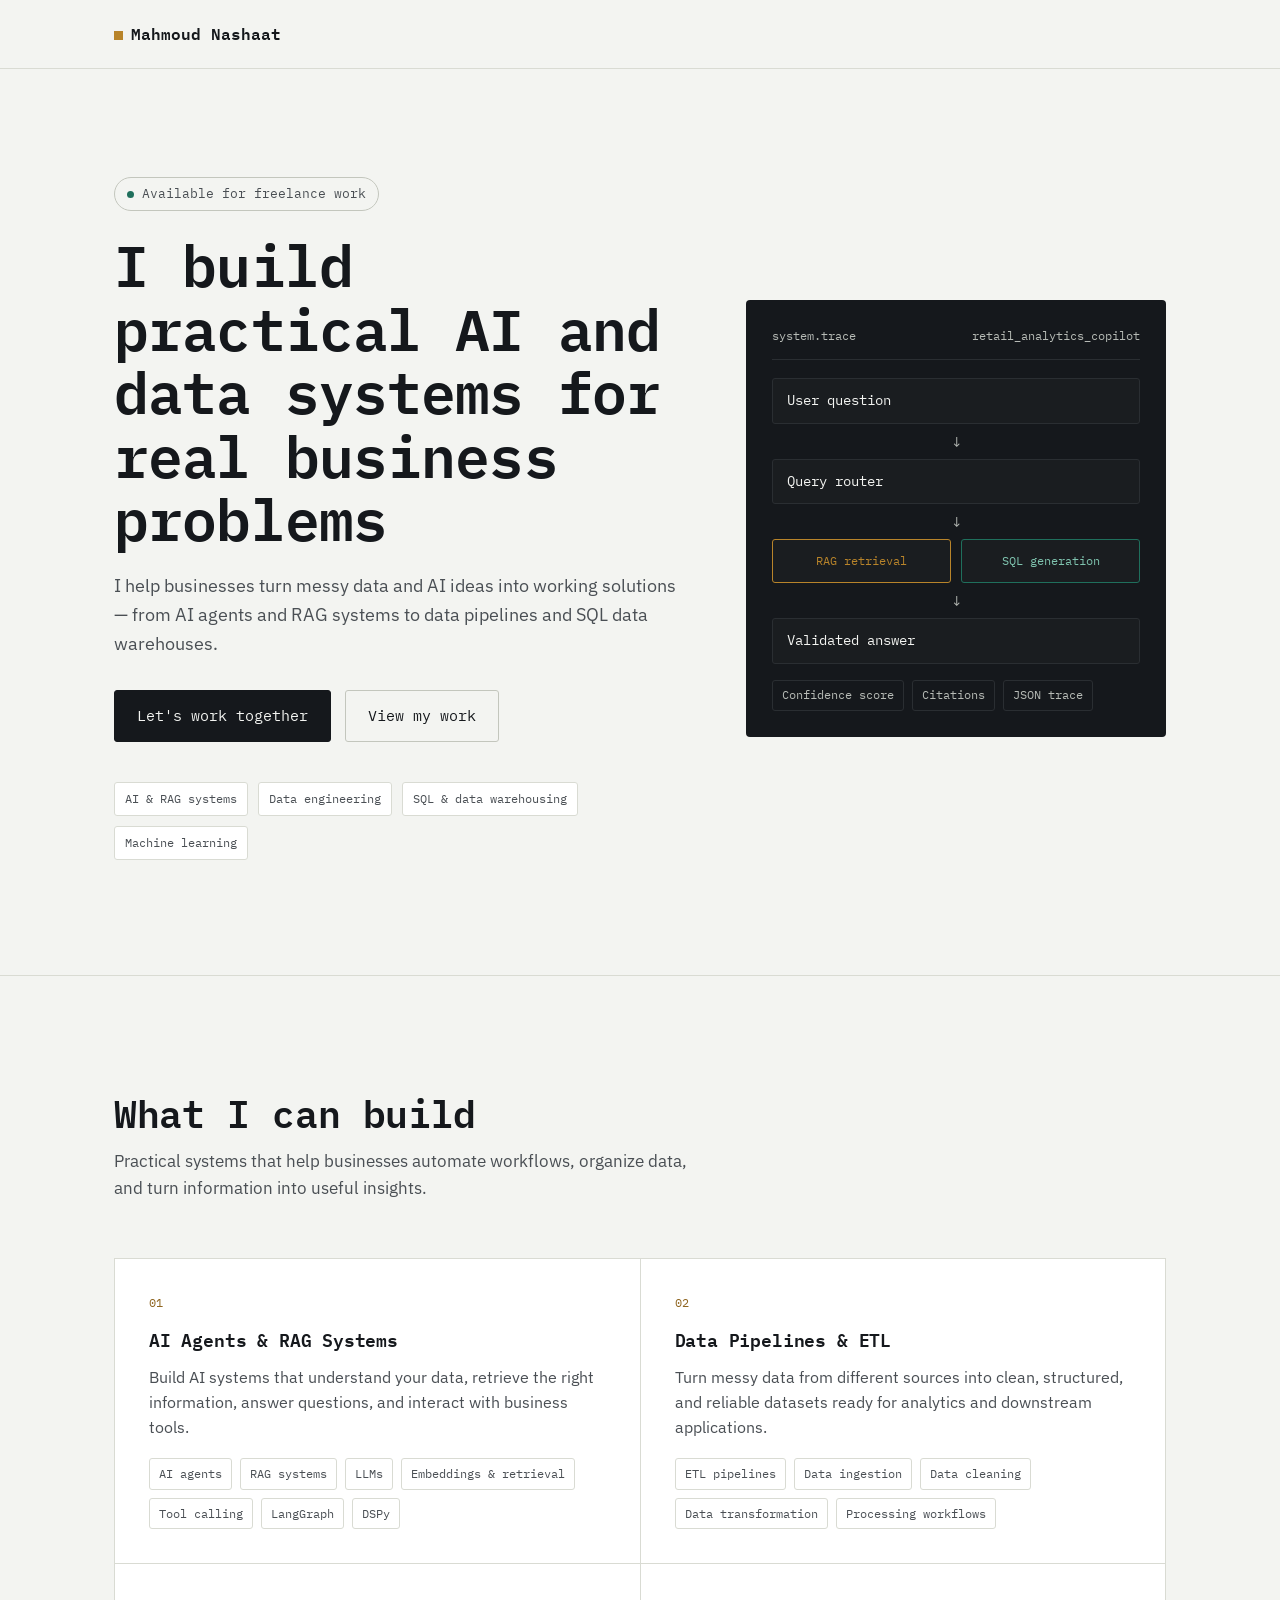
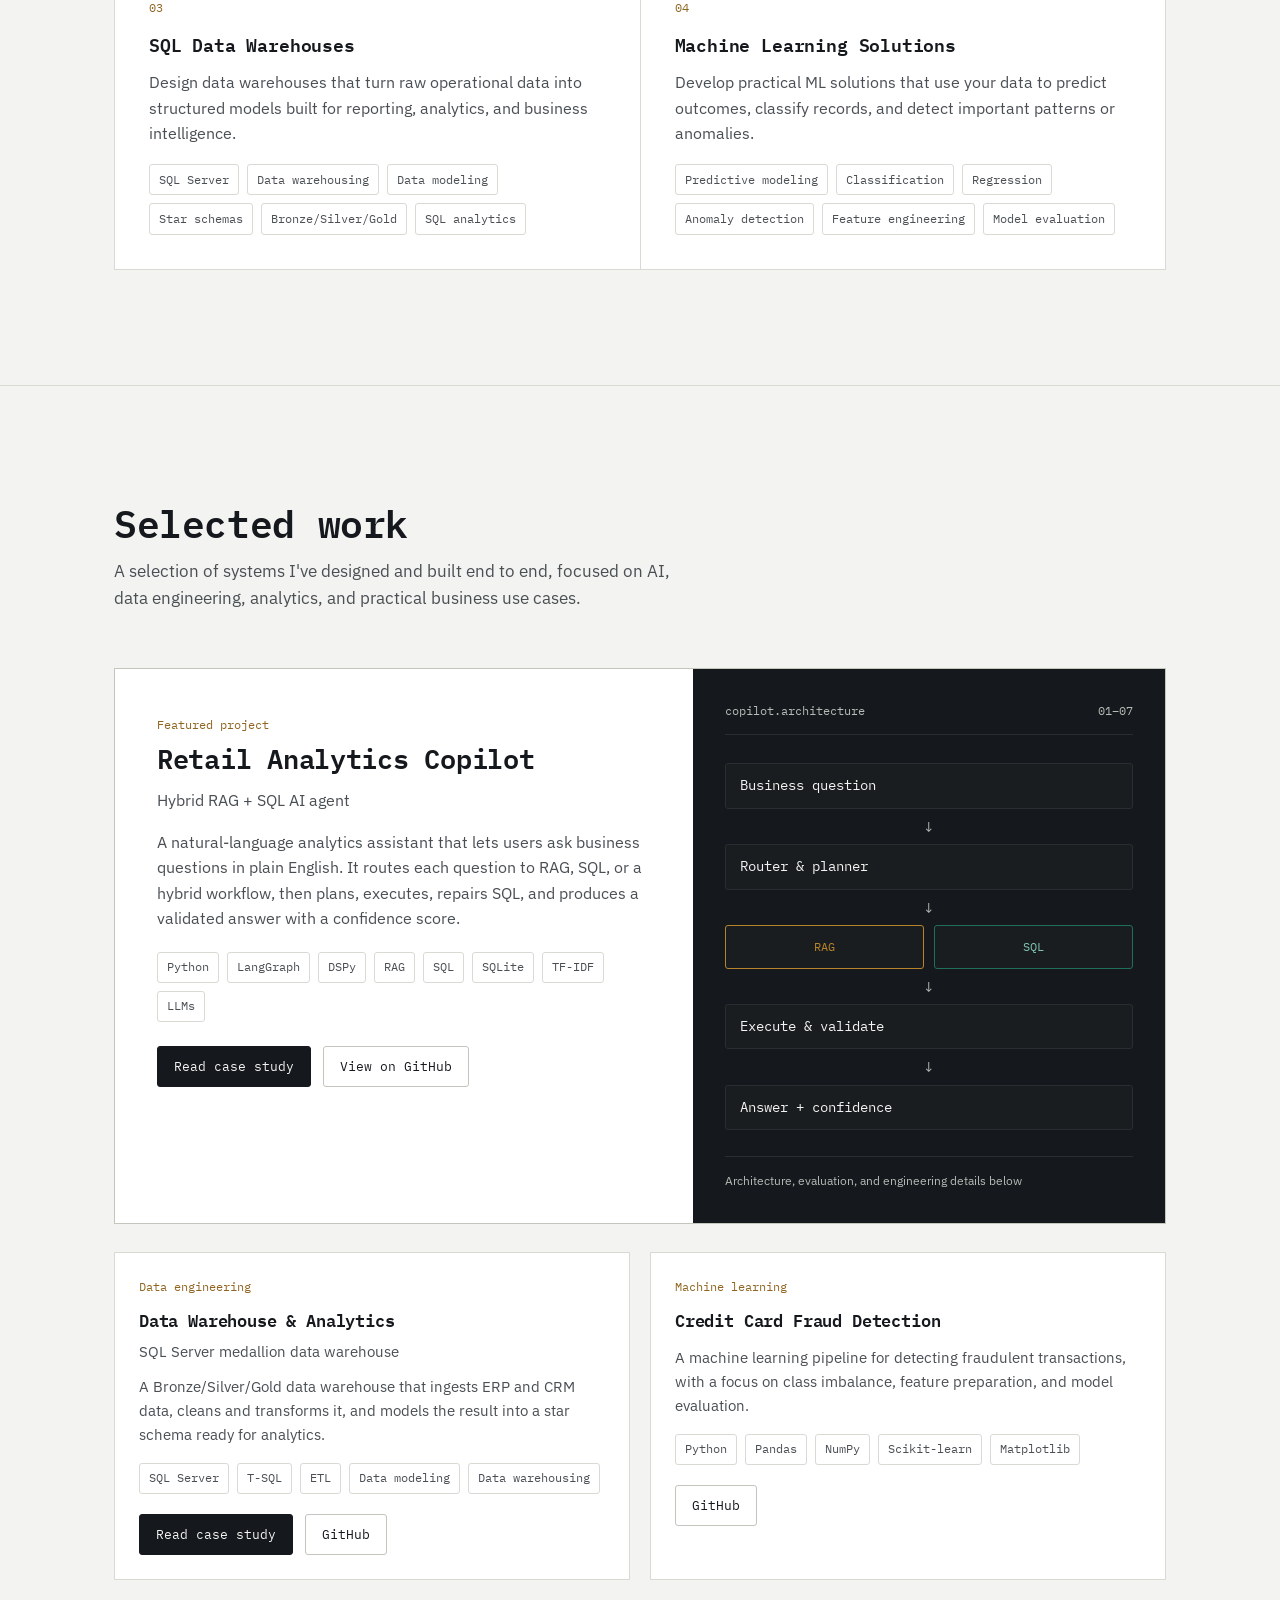
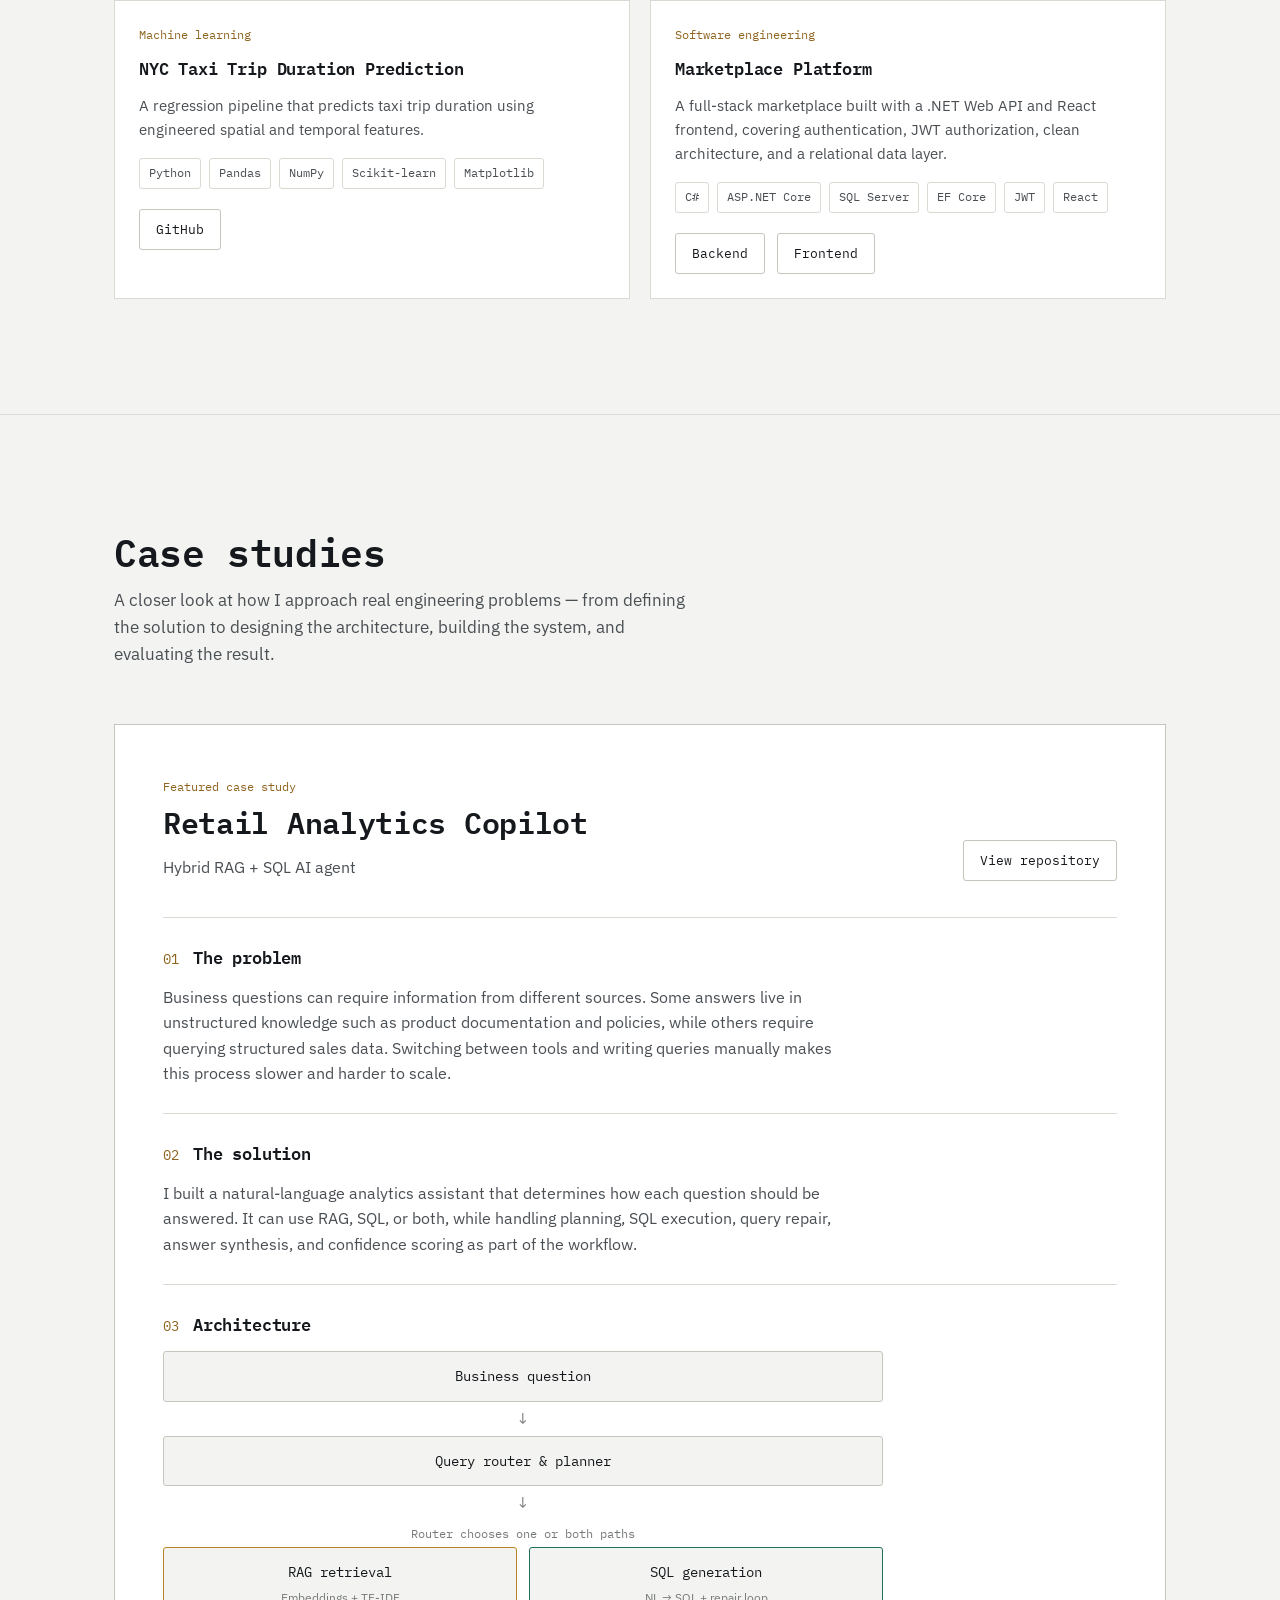
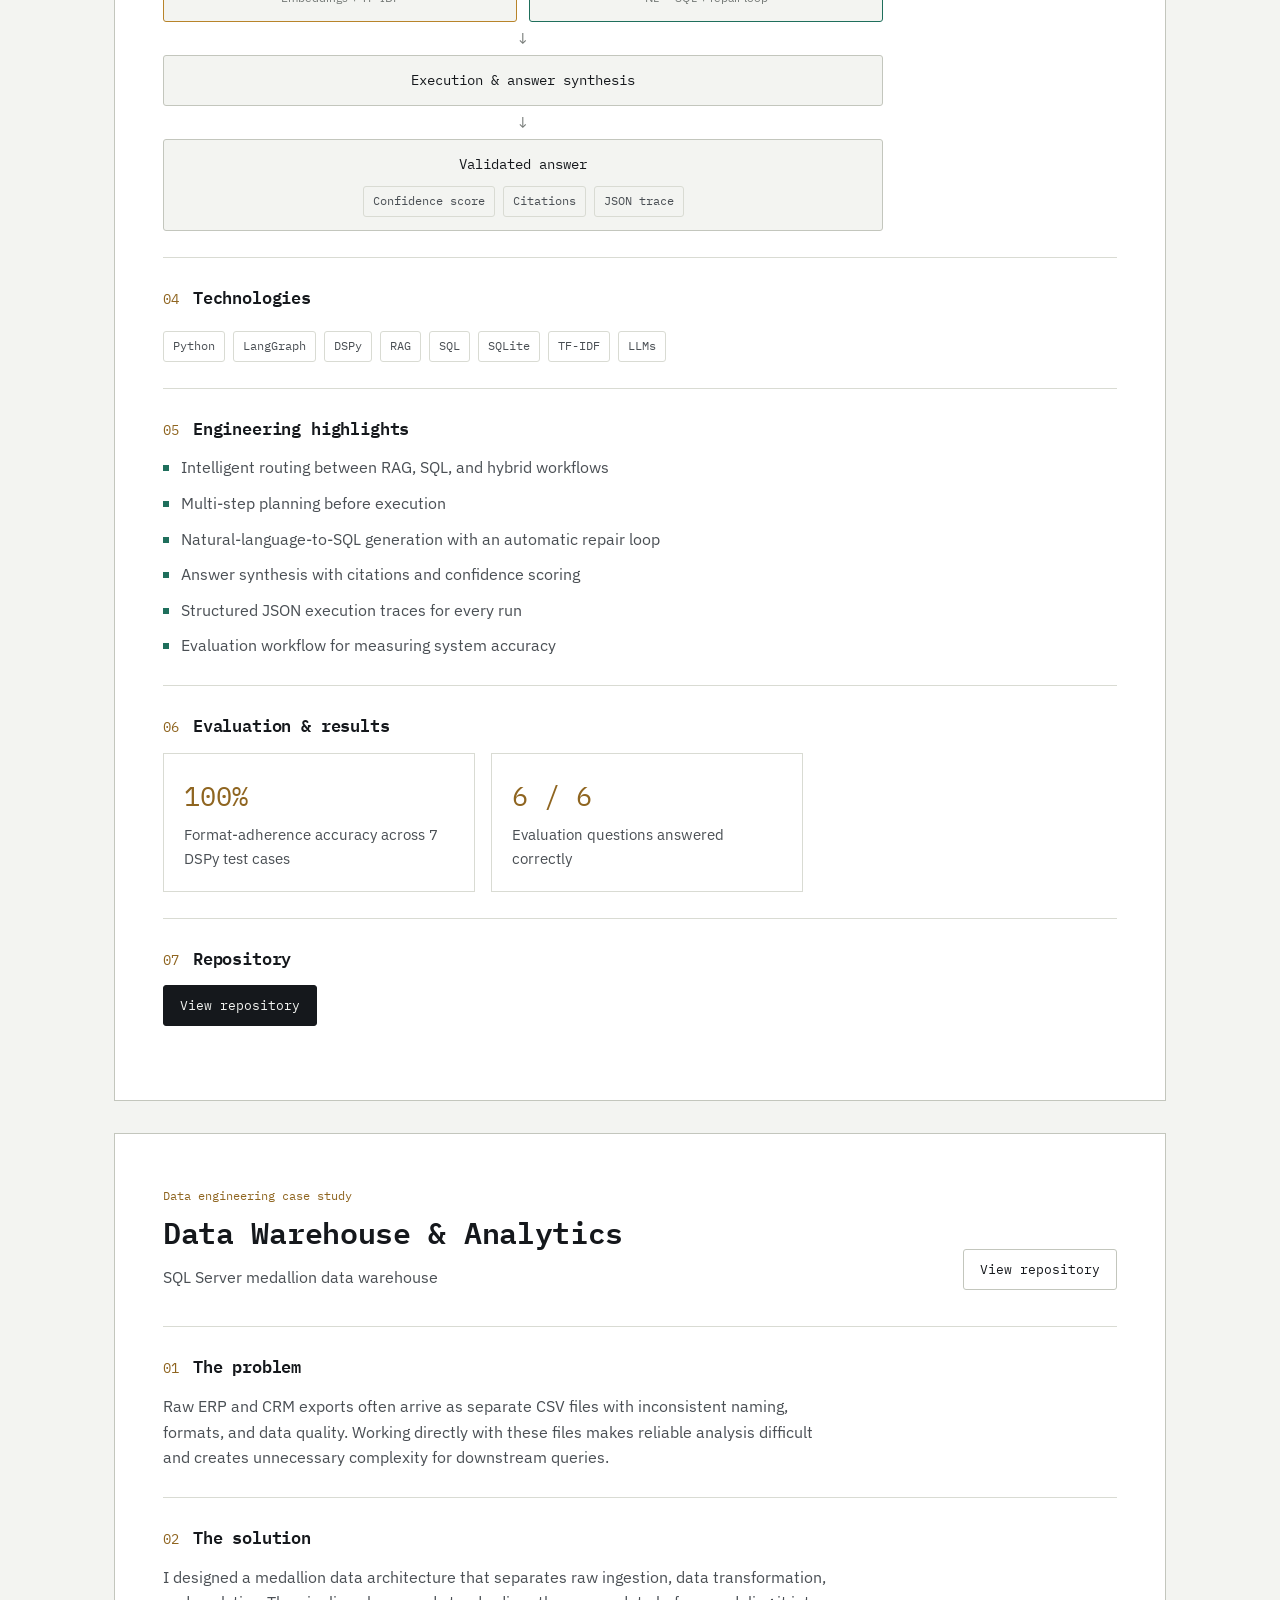
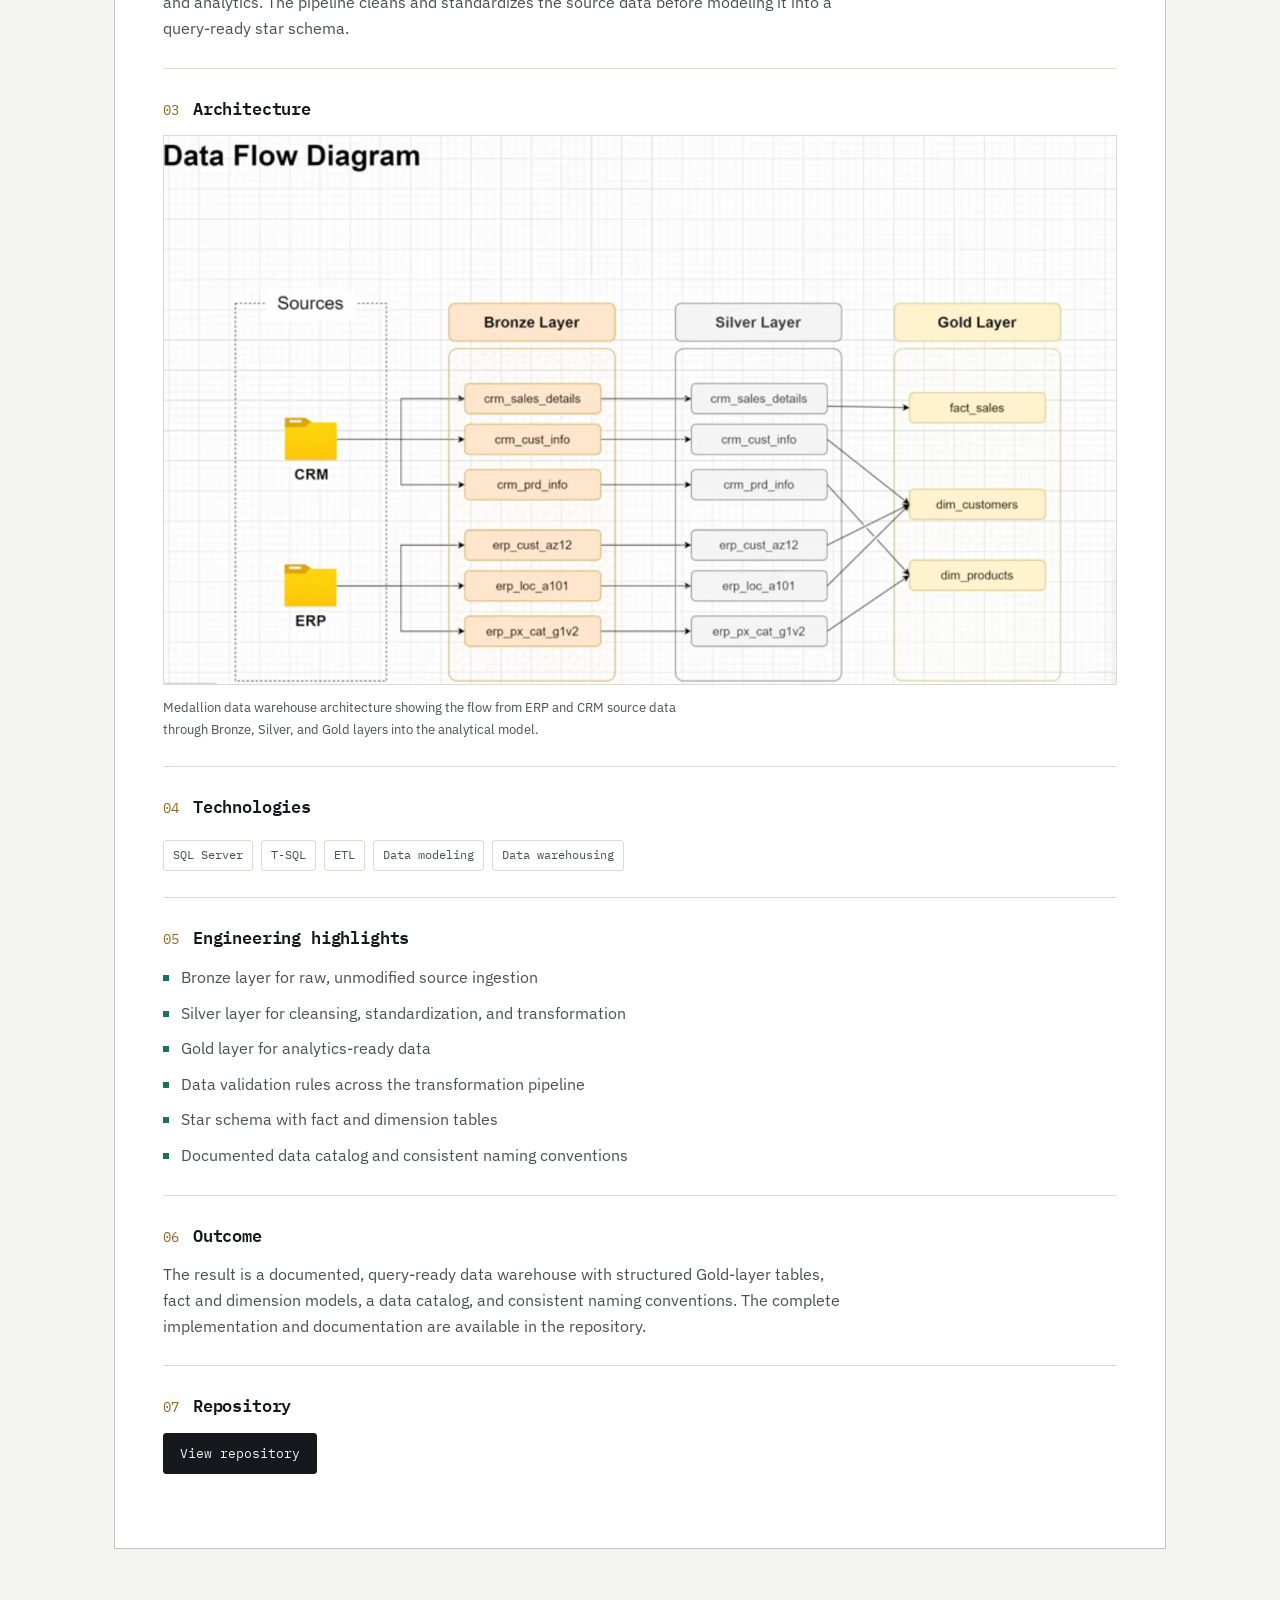
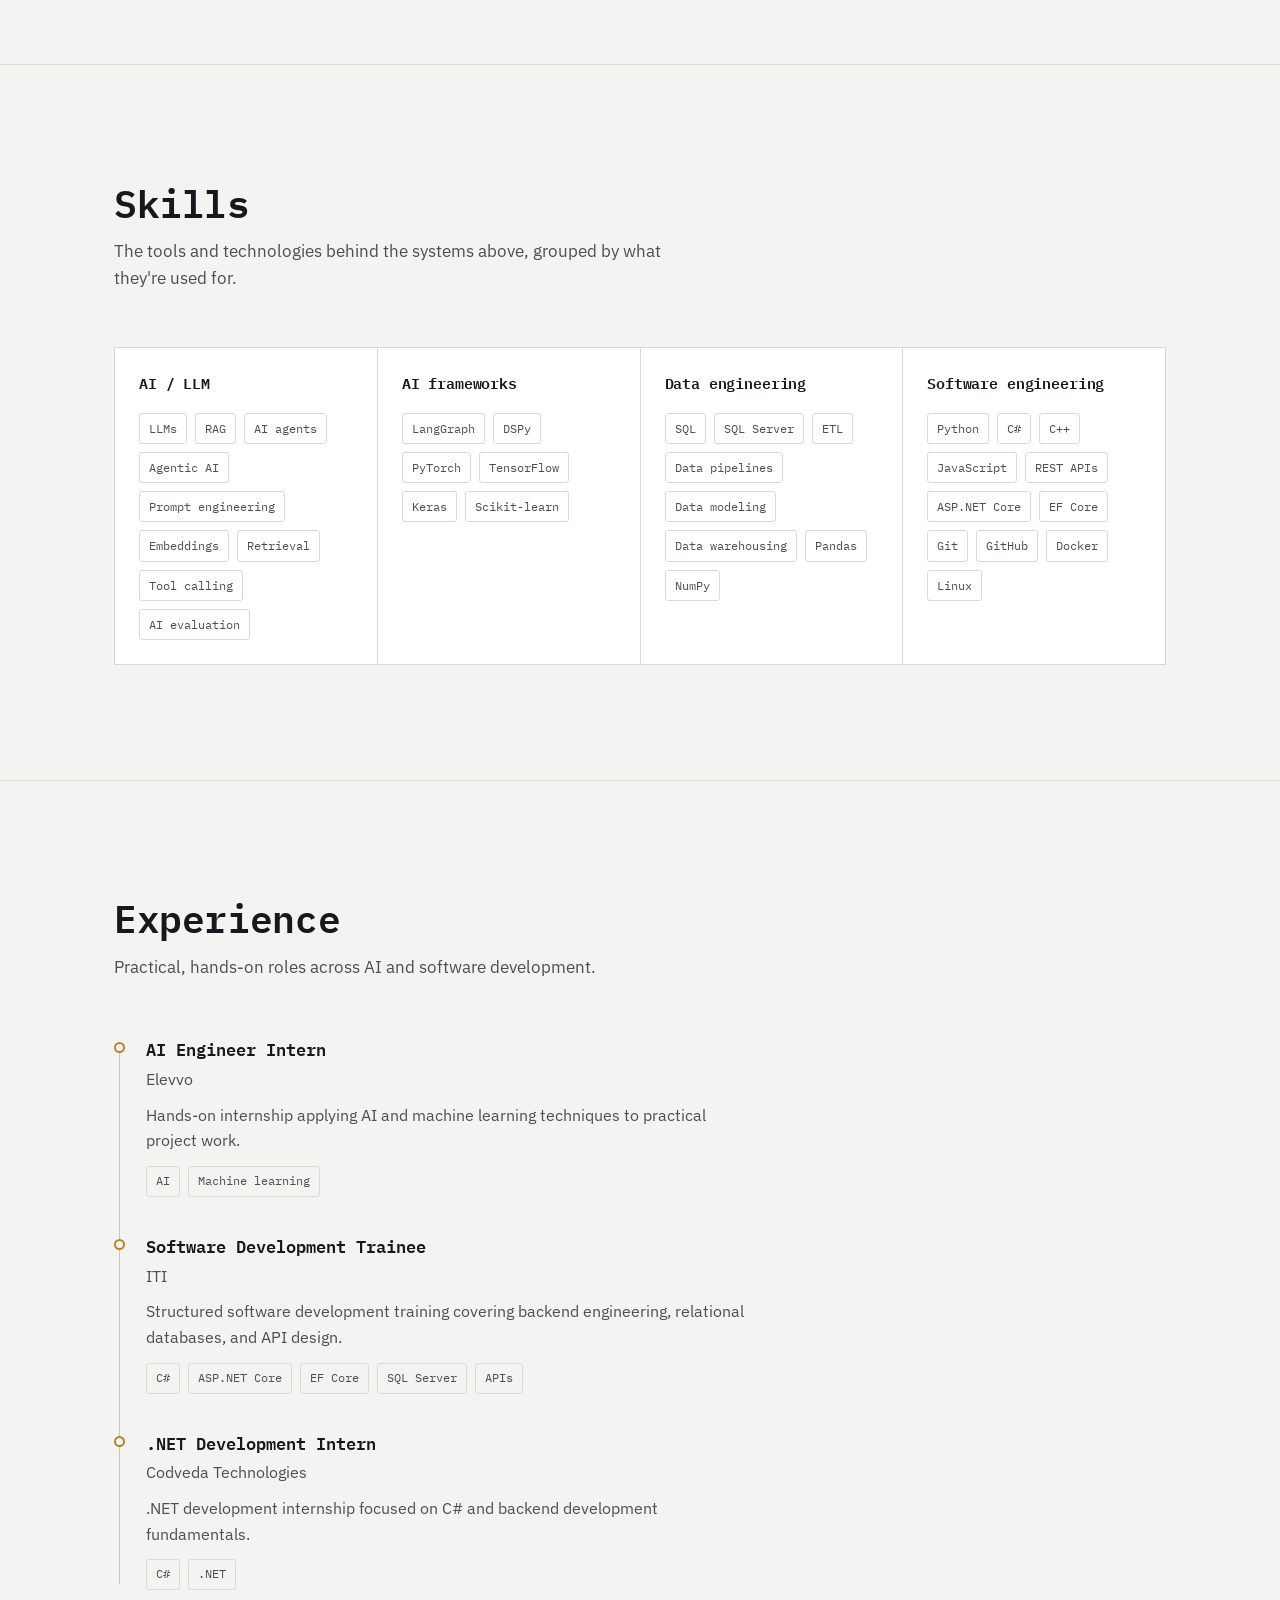
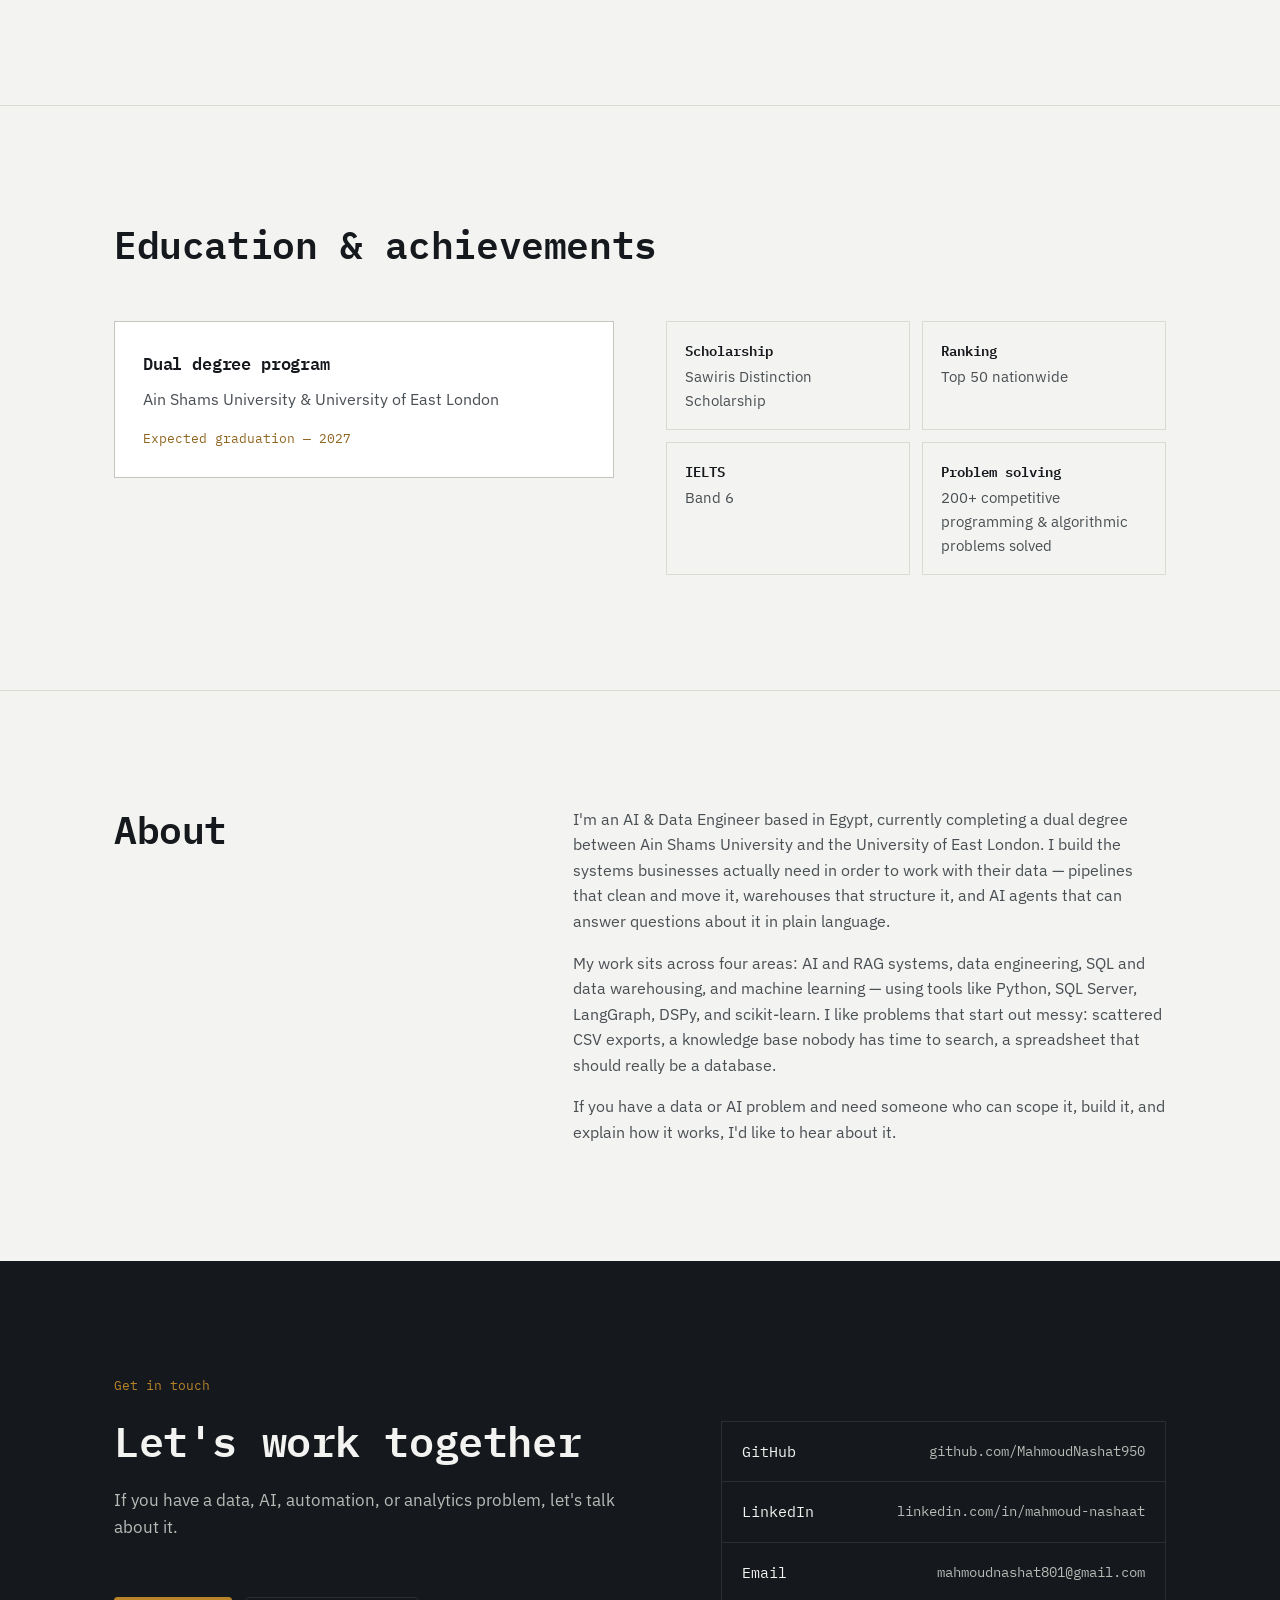
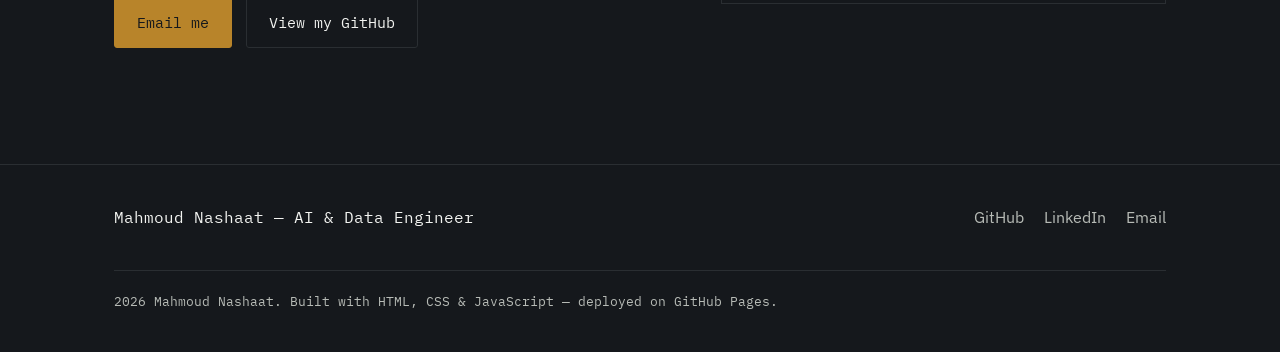
<file: index.html>
<!DOCTYPE html>
<html lang="en">
<head>
<meta charset="UTF-8">
<meta name="viewport" content="width=device-width, initial-scale=1.0">
<title>Mahmoud Nashaat | AI &amp; Data Engineer</title>
<meta name="description" content="AI &amp; Data Engineer building practical AI systems, data pipelines, SQL data warehouses, and analytics solutions. Available for freelance work.">
<meta name="author" content="Mahmoud Nashaat">

<!-- Open Graph -->
<meta property="og:type" content="website">
<meta property="og:title" content="Mahmoud Nashaat | AI &amp; Data Engineer">
<meta property="og:description" content="AI &amp; Data Engineer building practical AI systems, data pipelines, SQL data warehouses, and analytics solutions.">
<meta property="og:url" content="https://mahmoudnashat950.github.io/">
<meta property="og:site_name" content="Mahmoud Nashaat">

<!-- Twitter -->
<meta name="twitter:card" content="summary">
<meta name="twitter:title" content="Mahmoud Nashaat | AI &amp; Data Engineer">
<meta name="twitter:description" content="AI &amp; Data Engineer building practical AI systems, data pipelines, SQL data warehouses, and analytics solutions.">

<link rel="canonical" href="https://mahmoudnashat950.github.io/">
<link rel="icon" type="image/svg+xml" href="assets/favicon.svg">
<meta name="theme-color" content="#15181C">

<link rel="preconnect" href="https://fonts.googleapis.com">
<link rel="preconnect" href="https://fonts.gstatic.com" crossorigin>
<link href="https://fonts.googleapis.com/css2?family=IBM+Plex+Mono:wght@400;500;600;700&family=IBM+Plex+Sans:wght@400;500;600&display=swap" rel="stylesheet">

<link rel="stylesheet" href="css/styles.css">
<noscript><style>.reveal { opacity: 1 !important; transform: none !important; }</style></noscript>

<script type="application/ld+json">
{
  "@context": "https://schema.org",
  "@type": "Person",
  "name": "Mahmoud Nashaat",
  "jobTitle": "AI & Data Engineer",
  "url": "https://mahmoudnashat950.github.io/",
"sameAs": [
  "https://github.com/MahmoudNashat950",
  "https://www.linkedin.com/in/mahmoud-nashaat/"
]
}
</script>
</head>
<body>

<a class="skip-link" href="#main" style="position:absolute;left:-9999px;top:0;background:#15181C;color:#F3F4F1;padding:12px 18px;z-index:100;font-family:var(--font-display);">Skip to main content</a>

<header class="site-nav">
  <div class="nav-inner">
    <a class="brand" href="#home" aria-label="Mahmoud Nashaat, home">
      <span class="brand-mark" aria-hidden="true"></span>
      Mahmoud Nashaat
    </a>
    <button class="nav-toggle" id="navToggle" aria-label="Toggle navigation menu" aria-expanded="false" aria-controls="navLinks">
      <span></span><span></span><span></span>
    </button>
    <nav id="navLinks" class="nav-links" aria-label="Primary">
      <a href="#home">Home</a>
      <a href="#services">Services</a>
      <a href="#projects">Projects</a>
      <a href="#skills">Skills</a>
      <a href="#experience">Experience</a>
      <a href="#about">About</a>
      <a href="#contact">Contact</a>
      <a class="btn btn-primary btn-sm nav-cta" href="#contact">Let's work together</a>
    </nav>
  </div>
</header>

<main id="main">

  <!-- HERO -->
  <section class="hero" id="home">
    <div class="container">
      <div class="hero-anim">
        <div class="hero-status">
          <span class="dot" aria-hidden="true"></span>
          Available for freelance work
        </div>

        <h1>I build practical AI and data systems for real business problems</h1>

        <p class="hero-sub">
          I help businesses turn messy data and AI ideas into working solutions
          &mdash; from AI agents and RAG systems to data pipelines and SQL data warehouses.
        </p>

        <div class="hero-actions">
          <a class="btn btn-primary" href="#contact">Let's work together</a>
          <a class="btn btn-secondary" href="#projects">View my work</a>
        </div>

        <div class="hero-chips">
          <span class="chip">AI &amp; RAG systems</span>
          <span class="chip">Data engineering</span>
          <span class="chip">SQL &amp; data warehousing</span>
          <span class="chip">Machine learning</span>
        </div>
      </div>

      <div class="hero-visual" aria-hidden="true">
        <div class="hero-visual-label">
          <span>system.trace</span>
          <span>retail_analytics_copilot</span>
        </div>

        <div class="mini-flow">
          <div class="mini-flow-node">User question</div>
          <div class="mini-flow-arrow">&#8595;</div>
          <div class="mini-flow-node">Query router</div>
          <div class="mini-flow-arrow">&#8595;</div>

          <div class="mini-flow-branch">
            <div class="mini-flow-node gold">RAG retrieval</div>
            <div class="mini-flow-node teal">SQL generation</div>
          </div>

          <div class="mini-flow-arrow">&#8595;</div>
          <div class="mini-flow-node">Validated answer</div>
        </div>

        <div class="arch-tags" style="margin-top:16px; justify-content:flex-start;">
          <span class="tech-badge" style="border-color:var(--line-dark); color:var(--on-ink-soft);">Confidence score</span>
          <span class="tech-badge" style="border-color:var(--line-dark); color:var(--on-ink-soft);">Citations</span>
          <span class="tech-badge" style="border-color:var(--line-dark); color:var(--on-ink-soft);">JSON trace</span>
        </div>
      </div>
    </div>
  </section>
 <!-- SERVICES -->
<section id="services">
  <div class="container">
    <div class="section-head reveal">
      <h2>What I can build</h2>
      <p>
        Practical systems that help businesses automate workflows, organize data,
        and turn information into useful insights.
      </p>
    </div>

    <div class="services-grid">

      <article class="service-card reveal">
        <span class="service-index">01</span>
        <h3>AI Agents &amp; RAG Systems</h3>
        <p>
          Build AI systems that understand your data, retrieve the right
          information, answer questions, and interact with business tools.
        </p>
        <ul class="service-list">
          <li>AI agents</li>
          <li>RAG systems</li>
          <li>LLMs</li>
          <li>Embeddings &amp; retrieval</li>
          <li>Tool calling</li>
          <li>LangGraph</li>
          <li>DSPy</li>
        </ul>
      </article>

      <article class="service-card reveal">
        <span class="service-index">02</span>
        <h3>Data Pipelines &amp; ETL</h3>
        <p>
          Turn messy data from different sources into clean, structured, and
          reliable datasets ready for analytics and downstream applications.
        </p>
        <ul class="service-list">
          <li>ETL pipelines</li>
          <li>Data ingestion</li>
          <li>Data cleaning</li>
          <li>Data transformation</li>
          <li>Processing workflows</li>
        </ul>
      </article>

      <article class="service-card reveal">
        <span class="service-index">03</span>
        <h3>SQL Data Warehouses</h3>
        <p>
          Design data warehouses that turn raw operational data into structured
          models built for reporting, analytics, and business intelligence.
        </p>
        <ul class="service-list">
          <li>SQL Server</li>
          <li>Data warehousing</li>
          <li>Data modeling</li>
          <li>Star schemas</li>
          <li>Bronze/Silver/Gold</li>
          <li>SQL analytics</li>
        </ul>
      </article>

      <article class="service-card reveal">
        <span class="service-index">04</span>
        <h3>Machine Learning Solutions</h3>
        <p>
          Develop practical ML solutions that use your data to predict
          outcomes, classify records, and detect important patterns or anomalies.
        </p>
        <ul class="service-list">
          <li>Predictive modeling</li>
          <li>Classification</li>
          <li>Regression</li>
          <li>Anomaly detection</li>
          <li>Feature engineering</li>
          <li>Model evaluation</li>
        </ul>
      </article>

    </div>
  </div>
</section>

<!-- FEATURED PROJECTS -->
<section id="projects">
  <div class="container">
    <div class="section-head reveal">
      <h2>Selected work</h2>
      <p>
        A selection of systems I've designed and built end to end, focused on
        AI, data engineering, analytics, and practical business use cases.
      </p>
    </div>

    <!-- HERO PROJECT -->
    <div class="project-hero-card reveal">
      <div class="project-hero-copy">
        <span class="project-flag">Featured project</span>
        <h3>Retail Analytics Copilot</h3>
        <p class="project-subtitle">Hybrid RAG + SQL AI agent</p>

        <p class="project-desc">
          A natural-language analytics assistant that lets users ask business
          questions in plain English. It routes each question to RAG, SQL, or
          a hybrid workflow, then plans, executes, repairs SQL, and produces
          a validated answer with a confidence score.
        </p>

        <div class="tech-row">
          <span class="tech-badge">Python</span>
          <span class="tech-badge">LangGraph</span>
          <span class="tech-badge">DSPy</span>
          <span class="tech-badge">RAG</span>
          <span class="tech-badge">SQL</span>
          <span class="tech-badge">SQLite</span>
          <span class="tech-badge">TF-IDF</span>
          <span class="tech-badge">LLMs</span>
        </div>

        <div class="project-links">
          <a class="btn btn-primary btn-sm" href="#case-copilot">
            Read case study
          </a>
          <a
            class="btn btn-secondary btn-sm"
            href="https://github.com/MahmoudNashat950/-Retail-Analytics-Copilot-DSPy-LangGraph-"
            target="_blank"
            rel="noopener"
          >
            View on GitHub
          </a>
        </div>
      </div>

      <div class="project-hero-visual">
        <div class="hero-visual-label">
          <span>copilot.architecture</span>
          <span>01&ndash;07</span>
        </div>

        <div class="mini-flow">
          <div class="mini-flow-node">Business question</div>
          <div class="mini-flow-arrow">&#8595;</div>

          <div class="mini-flow-node">Router &amp; planner</div>
          <div class="mini-flow-arrow">&#8595;</div>

          <div class="mini-flow-branch">
            <div class="mini-flow-node gold">RAG</div>
            <div class="mini-flow-node teal">SQL</div>
          </div>

          <div class="mini-flow-arrow">&#8595;</div>
          <div class="mini-flow-node">Execute &amp; validate</div>

          <div class="mini-flow-arrow">&#8595;</div>
          <div class="mini-flow-node">Answer + confidence</div>
        </div>

        <div class="hero-visual-foot">
          Architecture, evaluation, and engineering details below
        </div>
      </div>
    </div>

    <!-- OTHER PROJECTS -->
    <div class="projects-grid">

      <article class="project-card reveal">
        <span class="project-flag">Data engineering</span>
        <h3>Data Warehouse &amp; Analytics</h3>
        <p class="project-subtitle">SQL Server medallion data warehouse</p>

        <p class="project-desc">
          A Bronze/Silver/Gold data warehouse that ingests ERP and CRM data,
          cleans and transforms it, and models the result into a star schema
          ready for analytics.
        </p>

        <div class="tech-row">
          <span class="tech-badge">SQL Server</span>
          <span class="tech-badge">T-SQL</span>
          <span class="tech-badge">ETL</span>
          <span class="tech-badge">Data modeling</span>
          <span class="tech-badge">Data warehousing</span>
        </div>

        <div class="project-links">
          <a class="btn btn-primary btn-sm" href="#case-warehouse">
            Read case study
          </a>
          <a
            class="btn btn-secondary btn-sm"
            href="https://github.com/MahmoudNashat950/sql-data-warehouse-project"
            target="_blank"
            rel="noopener"
          >
            GitHub
          </a>
        </div>
      </article>

      <article class="project-card reveal">
        <span class="project-flag">Machine learning</span>
        <h3>Credit Card Fraud Detection</h3>

        <p class="project-desc">
          A machine learning pipeline for detecting fraudulent transactions,
          with a focus on class imbalance, feature preparation, and model
          evaluation.
        </p>

        <div class="tech-row">
          <span class="tech-badge">Python</span>
          <span class="tech-badge">Pandas</span>
          <span class="tech-badge">NumPy</span>
          <span class="tech-badge">Scikit-learn</span>
          <span class="tech-badge">Matplotlib</span>
        </div>

        <div class="project-links">
          <a
            class="btn btn-secondary btn-sm"
            href="https://github.com/MahmoudNashat950/credit_fraud_project"
            target="_blank"
            rel="noopener"
          >
            GitHub
          </a>
        </div>
      </article>

      <article class="project-card reveal">
        <span class="project-flag">Machine learning</span>
        <h3>NYC Taxi Trip Duration Prediction</h3>

        <p class="project-desc">
          A regression pipeline that predicts taxi trip duration using
          engineered spatial and temporal features.
        </p>

        <div class="tech-row">
          <span class="tech-badge">Python</span>
          <span class="tech-badge">Pandas</span>
          <span class="tech-badge">NumPy</span>
          <span class="tech-badge">Scikit-learn</span>
          <span class="tech-badge">Matplotlib</span>
        </div>

        <div class="project-links">
          <a
            class="btn btn-secondary btn-sm"
            href="https://github.com/MahmoudNashat950/Kaggle-New-York-City-Taxi-Trip-Duration"
            target="_blank"
            rel="noopener"
          >
            GitHub
          </a>
        </div>
      </article>

      <article class="project-card reveal">
        <span class="project-flag">Software engineering</span>
        <h3>Marketplace Platform</h3>

        <p class="project-desc">
          A full-stack marketplace built with a .NET Web API and React
          frontend, covering authentication, JWT authorization, clean
          architecture, and a relational data layer.
        </p>

        <div class="tech-row">
          <span class="tech-badge">C#</span>
          <span class="tech-badge">ASP.NET Core</span>
          <span class="tech-badge">SQL Server</span>
          <span class="tech-badge">EF Core</span>
          <span class="tech-badge">JWT</span>
          <span class="tech-badge">React</span>
        </div>

        <div class="project-links">
          <a
            class="btn btn-secondary btn-sm"
            href="https://github.com/MahmoudNashat950/MarketplaceBackend"
            target="_blank"
            rel="noopener"
          >
            Backend
          </a>
          <a
            class="btn btn-secondary btn-sm"
            href="https://github.com/MahmoudNashat950/Ecommerce-frontend"
            target="_blank"
            rel="noopener"
          >
            Frontend
          </a>
        </div>
      </article>

    </div>
  </div>
</section>

 <!-- CASE STUDIES -->
<section id="case-studies">
  <div class="container">
    <div class="section-head reveal">
      <h2>Case studies</h2>
      <p>
        A closer look at how I approach real engineering problems — from
        defining the solution to designing the architecture, building the
        system, and evaluating the result.
      </p>
    </div>

    <!-- RETAIL ANALYTICS COPILOT -->
    <article class="case-study reveal" id="case-copilot">
      <div class="case-head">
        <div>
          <span class="project-flag">Featured case study</span>
          <h3>Retail Analytics Copilot</h3>
          <p class="project-subtitle">Hybrid RAG + SQL AI agent</p>
        </div>

        <a
          class="btn btn-secondary btn-sm"
          href="https://github.com/MahmoudNashat950/-Retail-Analytics-Copilot-DSPy-LangGraph-"
          target="_blank"
          rel="noopener"
        >
          View repository
        </a>
      </div>

      <div class="case-block">
        <div class="case-block-head">
          <span class="case-num">01</span>
          <h4>The problem</h4>
        </div>

        <p>
          Business questions can require information from different sources.
          Some answers live in unstructured knowledge such as product
          documentation and policies, while others require querying structured
          sales data. Switching between tools and writing queries manually
          makes this process slower and harder to scale.
        </p>
      </div>

      <div class="case-block">
        <div class="case-block-head">
          <span class="case-num">02</span>
          <h4>The solution</h4>
        </div>

        <p>
          I built a natural-language analytics assistant that determines how
          each question should be answered. It can use RAG, SQL, or both,
          while handling planning, SQL execution, query repair, answer
          synthesis, and confidence scoring as part of the workflow.
        </p>
      </div>

      <div class="case-block">
        <div class="case-block-head">
          <span class="case-num">03</span>
          <h4>Architecture</h4>
        </div>

        <div class="arch-diagram">
          <div class="arch-node">Business question</div>

          <div class="arch-arrow">&#8595;</div>

          <div class="arch-node">
            Query router &amp; planner
          </div>

          <div class="arch-arrow">&#8595;</div>

          <div class="arch-branch-label">
            Router chooses one or both paths
          </div>

          <div class="arch-branch">
            <div class="arch-node gold">
              RAG retrieval
              <span class="arch-note">Embeddings + TF-IDF</span>
            </div>

            <div class="arch-node teal">
              SQL generation
              <span class="arch-note">NL &rarr; SQL + repair loop</span>
            </div>
          </div>

          <div class="arch-arrow">&#8595;</div>

          <div class="arch-node">
            Execution &amp; answer synthesis
          </div>

          <div class="arch-arrow">&#8595;</div>

          <div class="arch-node">
            Validated answer

            <div class="arch-tags">
              <span class="tech-badge">Confidence score</span>
              <span class="tech-badge">Citations</span>
              <span class="tech-badge">JSON trace</span>
            </div>
          </div>
        </div>
      </div>

      <div class="case-block">
        <div class="case-block-head">
          <span class="case-num">04</span>
          <h4>Technologies</h4>
        </div>

        <div class="tech-row">
          <span class="tech-badge">Python</span>
          <span class="tech-badge">LangGraph</span>
          <span class="tech-badge">DSPy</span>
          <span class="tech-badge">RAG</span>
          <span class="tech-badge">SQL</span>
          <span class="tech-badge">SQLite</span>
          <span class="tech-badge">TF-IDF</span>
          <span class="tech-badge">LLMs</span>
        </div>
      </div>

      <div class="case-block">
        <div class="case-block-head">
          <span class="case-num">05</span>
          <h4>Engineering highlights</h4>
        </div>

        <ul>
          <li>
            Intelligent routing between RAG, SQL, and hybrid workflows
          </li>
          <li>
            Multi-step planning before execution
          </li>
          <li>
            Natural-language-to-SQL generation with an automatic repair loop
          </li>
          <li>
            Answer synthesis with citations and confidence scoring
          </li>
          <li>
            Structured JSON execution traces for every run
          </li>
          <li>
            Evaluation workflow for measuring system accuracy
          </li>
        </ul>
      </div>

      <div class="case-block">
        <div class="case-block-head">
          <span class="case-num">06</span>
          <h4>Evaluation &amp; results</h4>
        </div>

        <div class="metric-row">
          <div class="metric-card">
            <div class="metric-value">100%</div>
            <div class="metric-label">
              Format-adherence accuracy across 7 DSPy test cases
            </div>
          </div>

          <div class="metric-card">
            <div class="metric-value">6 / 6</div>
            <div class="metric-label">
              Evaluation questions answered correctly
            </div>
          </div>
        </div>
      </div>

      <div class="case-block">
        <div class="case-block-head">
          <span class="case-num">07</span>
          <h4>Repository</h4>
        </div>

        <a
          class="btn btn-primary btn-sm"
          href="https://github.com/MahmoudNashat950/-Retail-Analytics-Copilot-DSPy-LangGraph-"
          target="_blank"
          rel="noopener"
        >
          View repository
        </a>
      </div>
    </article>

    <!-- DATA WAREHOUSE -->
    <article class="case-study reveal" id="case-warehouse">
      <div class="case-head">
        <div>
          <span class="project-flag">Data engineering case study</span>
          <h3>Data Warehouse &amp; Analytics</h3>
          <p class="project-subtitle">SQL Server medallion data warehouse</p>
        </div>

        <a
          class="btn btn-secondary btn-sm"
          href="https://github.com/MahmoudNashat950/sql-data-warehouse-project"
          target="_blank"
          rel="noopener"
        >
          View repository
        </a>
      </div>

      <div class="case-block">
        <div class="case-block-head">
          <span class="case-num">01</span>
          <h4>The problem</h4>
        </div>

        <p>
          Raw ERP and CRM exports often arrive as separate CSV files with
          inconsistent naming, formats, and data quality. Working directly
          with these files makes reliable analysis difficult and creates
          unnecessary complexity for downstream queries.
        </p>
      </div>

      <div class="case-block">
        <div class="case-block-head">
          <span class="case-num">02</span>
          <h4>The solution</h4>
        </div>

        <p>
          I designed a medallion data architecture that separates raw
          ingestion, data transformation, and analytics. The pipeline cleans
          and standardizes the source data before modeling it into a
          query-ready star schema.
        </p>
      </div>

  <div class="case-block">
  <div class="case-block-head">
    <span class="case-num">03</span>
    <h4>Architecture</h4>
  </div>

  <div class="architecture-image">
    <img
      src="assests/architecture.png"
      alt="Data warehouse architecture showing ERP and CRM source data flowing through Bronze, Silver, and Gold layers into the analytical model"
    >
    <p class="architecture-caption">
      Medallion data warehouse architecture showing the flow from ERP and CRM
      source data through Bronze, Silver, and Gold layers into the analytical model.
    </p>
  </div>
</div>


      <div class="case-block">
        <div class="case-block-head">
          <span class="case-num">04</span>
          <h4>Technologies</h4>
        </div>

        <div class="tech-row">
          <span class="tech-badge">SQL Server</span>
          <span class="tech-badge">T-SQL</span>
          <span class="tech-badge">ETL</span>
          <span class="tech-badge">Data modeling</span>
          <span class="tech-badge">Data warehousing</span>
        </div>
      </div>

      <div class="case-block">
        <div class="case-block-head">
          <span class="case-num">05</span>
          <h4>Engineering highlights</h4>
        </div>

        <ul>
          <li>
            Bronze layer for raw, unmodified source ingestion
          </li>
          <li>
            Silver layer for cleansing, standardization, and transformation
          </li>
          <li>
            Gold layer for analytics-ready data
          </li>
          <li>
            Data validation rules across the transformation pipeline
          </li>
          <li>
            Star schema with fact and dimension tables
          </li>
          <li>
            Documented data catalog and consistent naming conventions
          </li>
        </ul>
      </div>

      <div class="case-block">
        <div class="case-block-head">
          <span class="case-num">06</span>
          <h4>Outcome</h4>
        </div>

        <p>
          The result is a documented, query-ready data warehouse with
          structured Gold-layer tables, fact and dimension models, a data
          catalog, and consistent naming conventions. The complete
          implementation and documentation are available in the repository.
        </p>
      </div>

      <div class="case-block">
        <div class="case-block-head">
          <span class="case-num">07</span>
          <h4>Repository</h4>
        </div>

        <a
          class="btn btn-primary btn-sm"
          href="https://github.com/MahmoudNashat950/sql-data-warehouse-project"
          target="_blank"
          rel="noopener"
        >
          View repository
        </a>
      </div>
    </article>

  </div>
</section>
  <!-- SKILLS -->
  <section id="skills">
    <div class="container">
      <div class="section-head reveal">
        <h2>Skills</h2>
        <p>The tools and technologies behind the systems above, grouped by what they're used for.</p>
      </div>
      <div class="skills-grid">
        <div class="skill-group reveal">
          <h3>AI / LLM</h3>
          <ul class="skill-chips">
            <li>LLMs</li><li>RAG</li><li>AI agents</li><li>Agentic AI</li><li>Prompt engineering</li><li>Embeddings</li><li>Retrieval</li><li>Tool calling</li><li>AI evaluation</li>
          </ul>
        </div>
        <div class="skill-group reveal">
          <h3>AI frameworks</h3>
          <ul class="skill-chips">
            <li>LangGraph</li><li>DSPy</li><li>PyTorch</li><li>TensorFlow</li><li>Keras</li><li>Scikit-learn</li>
          </ul>
        </div>
        <div class="skill-group reveal">
          <h3>Data engineering</h3>
          <ul class="skill-chips">
            <li>SQL</li><li>SQL Server</li><li>ETL</li><li>Data pipelines</li><li>Data modeling</li><li>Data warehousing</li><li>Pandas</li><li>NumPy</li>
          </ul>
        </div>
        <div class="skill-group reveal">
          <h3>Software engineering</h3>
          <ul class="skill-chips">
            <li>Python</li><li>C#</li><li>C++</li><li>JavaScript</li><li>REST APIs</li><li>ASP.NET Core</li><li>EF Core</li><li>Git</li><li>GitHub</li><li>Docker</li><li>Linux</li>
          </ul>
        </div>
      </div>
    </div>
  </section>

  <!-- EXPERIENCE -->
  <section id="experience">
    <div class="container">
      <div class="section-head reveal">
        <h2>Experience</h2>
        <p>Practical, hands-on roles across AI and software development.</p>
      </div>
      <div class="timeline">
        <div class="timeline-item reveal">
          <div class="timeline-role">AI Engineer Intern</div>
          <div class="timeline-org">Elevvo</div>
          <p class="timeline-desc">Hands-on internship applying AI and machine learning techniques to practical project work.</p>
          <div class="timeline-tags">
            <span class="tech-badge">AI</span><span class="tech-badge">Machine learning</span>
          </div>
        </div>
        <div class="timeline-item reveal">
          <div class="timeline-role">Software Development Trainee</div>
          <div class="timeline-org">ITI</div>
          <p class="timeline-desc">Structured software development training covering backend engineering, relational databases, and API design.</p>
          <div class="timeline-tags">
            <span class="tech-badge">C#</span><span class="tech-badge">ASP.NET Core</span><span class="tech-badge">EF Core</span><span class="tech-badge">SQL Server</span><span class="tech-badge">APIs</span>
          </div>
        </div>
        <div class="timeline-item reveal">
          <div class="timeline-role">.NET Development Intern</div>
          <div class="timeline-org">Codveda Technologies</div>
          <p class="timeline-desc">.NET development internship focused on C# and backend development fundamentals.</p>
          <div class="timeline-tags">
            <span class="tech-badge">C#</span><span class="tech-badge">.NET</span>
          </div>
        </div>
      </div>
    </div>
  </section>

  <!-- EDUCATION & ACHIEVEMENTS -->
  <section id="education">
    <div class="container">
      <div class="section-head reveal">
        <h2>Education &amp; achievements</h2>
      </div>
      <div class="edu-ach-grid">
        <div class="edu-card reveal">
          <h3>Dual degree program</h3>
          <p>Ain Shams University &amp; University of East London</p>
          <div class="edu-meta">Expected graduation &mdash; 2027</div>
        </div>
        <div class="ach-list reveal">
          <div class="ach-item"><strong>Scholarship</strong>Sawiris Distinction Scholarship</div>
          <div class="ach-item"><strong>Ranking</strong>Top 50 nationwide</div>
          <div class="ach-item"><strong>IELTS</strong>Band 6</div>
          <div class="ach-item"><strong>Problem solving</strong>200+ competitive programming &amp; algorithmic problems solved</div>
        </div>
      </div>
    </div>
  </section>

  <!-- ABOUT -->
  <section id="about">
    <div class="container about-wrap">
      <div class="section-head reveal" style="margin-bottom:0;">
        <h2>About</h2>
      </div>
      <div class="about-copy reveal">
        <p>I'm an AI &amp; Data Engineer based in Egypt, currently completing a dual degree between Ain Shams University and the University of East London. I build the systems businesses actually need in order to work with their data &mdash; pipelines that clean and move it, warehouses that structure it, and AI agents that can answer questions about it in plain language.</p>
        <p>My work sits across four areas: AI and RAG systems, data engineering, SQL and data warehousing, and machine learning &mdash; using tools like Python, SQL Server, LangGraph, DSPy, and scikit-learn. I like problems that start out messy: scattered CSV exports, a knowledge base nobody has time to search, a spreadsheet that should really be a database.</p>
        <p>If you have a data or AI problem and need someone who can scope it, build it, and explain how it works, I'd like to hear about it.</p>
      </div>
    </div>
  </section>

  <!-- CONTACT -->
  <section id="contact" class="contact-section">
    <div class="container contact-inner">
      <div>
        <div class="section-mark reveal">Get in touch</div>
        <h2 class="reveal">Let's work together</h2>
        <div class="section-head reveal" style="margin-top:14px;">
          <p>If you have a data, AI, automation, or analytics problem, let's talk about it.</p>
        </div>
        <div class="contact-actions reveal">
          <a class="btn btn-primary-on-ink" href="mailto:mahmoudnashat801@gmail.com">Email me</a>
          <a class="btn btn-ghost-on-ink" href="https://github.com/MahmoudNashat950" target="_blank" rel="noopener">View my GitHub</a>
        </div>
      </div>
      <div class="contact-links reveal">
        <a class="contact-link" href="https://github.com/MahmoudNashat950" target="_blank" rel="noopener">
          <span>GitHub</span><span>github.com/MahmoudNashat950</span>
        </a>
    <a class="contact-link" href="https://www.linkedin.com/in/mahmoud-nashaat/" target="_blank" rel="noopener">
  <span>LinkedIn</span><span>linkedin.com/in/mahmoud-nashaat</span>
</a>
     <a class="contact-link" href="mailto:mahmoudnashat801@gmail.com">
  <span>Email</span><span>mahmoudnashat801@gmail.com</span>
</a>
      </div>
    </div>
  </section>

</main>

<footer class="site-footer">
  <div class="container footer-inner">
    <div class="footer-brand">Mahmoud Nashaat &mdash; AI &amp; Data Engineer</div>
    <div class="footer-links">
      <a href="https://github.com/MahmoudNashat950" target="_blank" rel="noopener">GitHub</a>
      <a href="https://www.linkedin.com/in/mahmoud-nashaat/" target="_blank" rel="noopener">LinkedIn</a>
      <a href="mailto:mahmoudnashat801@gmail.com">Email</a>
    </div>
    <div class="footer-note">
      <span id="footYear">2026</span> Mahmoud Nashaat. Built with HTML, CSS &amp; JavaScript &mdash; deployed on GitHub Pages.
    </div>
  </div>
</footer>

<script src="js/main.js"></script>
</body>
</html>
</file>
<file: css/styles.css>
/* =========================================================
   Mahmoud Nashaat — AI & Data Engineer portfolio
   Design system: paper + ink base, gold/teal accents
   Display type: IBM Plex Mono · Body type: IBM Plex Sans
   ========================================================= */

/* ---------- Reset ---------- */
*, *::before, *::after { box-sizing: border-box; }
html, body, h1, h2, h3, h4, p, ul, ol, figure, blockquote { margin: 0; }
ul, ol { padding: 0; list-style: none; }
img, svg { display: block; max-width: 100%; }
a { color: inherit; text-decoration: none; }
button, input, textarea { font: inherit; color: inherit; }
button { background: none; border: none; cursor: pointer; }

/* ---------- Design tokens ---------- */
:root {
  /* color */
  --paper:        #F3F4F1;
  --paper-alt:     #EAEBE5;
  --surface:       #FFFFFF;
  --ink:           #15181C;
  --ink-soft:      #4A4F54;
  --ink-faint:     #767B78;
  --line:          #D9DBD3;
  --line-strong:   #C3C6BD;
  --line-dark:     #2A2E32;
  --gold:          #B8842A;
  --gold-deep:     #8F6520;
  --gold-tint:     #EFDFB9;
  --teal:          #1F6F5C;
  --teal-tint:     #CFE3DC;
  --silver:        #9FA3A0;
  --on-ink:        #F3F4F1;
  --on-ink-soft:   #B7BBB6;

  /* type */
  --font-display: 'IBM Plex Mono', ui-monospace, 'SFMono-Regular', Menlo, monospace;
  --font-body: 'IBM Plex Sans', -apple-system, BlinkMacSystemFont, 'Segoe UI', sans-serif;

  /* layout */
  --content-w: 1180px;
  --gutter: clamp(20px, 5vw, 64px);
  --radius-sm: 3px;
  --radius-md: 4px;

  /* motion */
  --ease: cubic-bezier(0.4, 0, 0.2, 1);
  --dur: 420ms;
}

/* ---------- Base ---------- */
html { scroll-behavior: smooth; }
@media (prefers-reduced-motion: reduce) {
  html { scroll-behavior: auto; }
}

body {
  background: var(--paper);
  color: var(--ink);
  font-family: var(--font-body);
  font-size: 16px;
  line-height: 1.6;
  -webkit-font-smoothing: antialiased;
}

.container {
  max-width: var(--content-w);
  margin-inline: auto;
  padding-inline: var(--gutter);
}

section { padding-block: clamp(56px, 9vw, 128px); }
section + section { border-top: 1px solid var(--line); }

h1, h2, h3, h4 { font-family: var(--font-display); font-weight: 600; letter-spacing: -0.01em; color: var(--ink); }

.section-head { max-width: 640px; margin-bottom: clamp(32px, 5vw, 56px); }
.section-head h2 { font-size: clamp(1.6rem, 3vw, 2.35rem); line-height: 1.15; }
.section-head p { margin-top: 14px; color: var(--ink-soft); font-size: 1.05rem; max-width: 58ch; }

.section-mark {
  font-family: var(--font-display);
  font-size: 0.8rem;
  color: var(--gold-deep);
  margin-bottom: 10px;
}

a:focus-visible,
button:focus-visible,
input:focus-visible,
textarea:focus-visible,
[tabindex]:focus-visible {
  outline: 2px solid var(--gold-deep);
  outline-offset: 3px;
  border-radius: var(--radius-sm);
}

::selection { background: var(--gold-tint); color: var(--ink); }

/* ---------- Buttons ---------- */
.btn {
  display: inline-flex;
  align-items: center;
  gap: 8px;
  padding: 13px 22px;
  font-family: var(--font-display);
  font-size: 0.92rem;
  border-radius: var(--radius-sm);
  border: 1px solid transparent;
  transition: background var(--dur) var(--ease), color var(--dur) var(--ease), border-color var(--dur) var(--ease), transform var(--dur) var(--ease);
  white-space: nowrap;
}
.btn-primary {
  background: var(--ink);
  color: var(--on-ink);
  border-color: var(--ink);
}
.btn-primary:hover { background: var(--gold-deep); border-color: var(--gold-deep); }
.btn-secondary {
  background: transparent;
  color: var(--ink);
  border-color: var(--line-strong);
}
.btn-secondary:hover { border-color: var(--ink); background: var(--surface); }
.btn-ghost-on-ink {
  background: transparent;
  color: var(--on-ink);
  border-color: var(--line-dark);
}
.btn-ghost-on-ink:hover { border-color: var(--gold); color: var(--gold); }
.btn-primary-on-ink {
  background: var(--gold);
  color: var(--ink);
  border-color: var(--gold);
}
.btn-primary-on-ink:hover { background: var(--on-ink); border-color: var(--on-ink); }
.btn-sm { padding: 9px 16px; font-size: 0.82rem; }

/* ---------- Navigation ---------- */
.site-nav {
  position: sticky;
  top: 0;
  z-index: 50;
  background: rgba(243, 244, 241, 0.9);
  backdrop-filter: saturate(140%) blur(8px);
  border-bottom: 1px solid var(--line);
}
.nav-inner {
  max-width: var(--content-w);
  margin-inline: auto;
  padding-inline: var(--gutter);
  height: 68px;
  display: flex;
  align-items: center;
  justify-content: space-between;
}
.brand {
  font-family: var(--font-display);
  font-weight: 600;
  font-size: 1rem;
  display: flex;
  align-items: baseline;
  gap: 8px;
}
.brand-mark {
  width: 9px;
  height: 9px;
  background: var(--gold);
  display: inline-block;
}
.brand-role { color: var(--ink-faint); font-weight: 400; font-size: 0.85rem; }

.nav-links {
  position: fixed;
  top: 68px;
  left: 0;
  right: 0;
  height: calc(100vh - 68px);
  height: calc(100dvh - 68px);
  padding: 28px var(--gutter) calc(28px + env(safe-area-inset-bottom));
  background: var(--paper);
  flex-direction: column;
  align-items: flex-start;
  gap: 22px;
  transform: translateX(100%);
  transition: transform var(--dur) var(--ease);
  overflow-y: auto;
  -webkit-overflow-scrolling: touch;
}
.nav-links a {
  font-size: 0.95rem;
  color: var(--ink-soft);
  transition: color var(--dur) var(--ease);
  position: relative;
}
.nav-links a:hover { color: var(--ink); }
.nav-links a.is-active { color: var(--ink); }
.nav-cta { margin-left: 8px; }

.nav-toggle {
  display: none;
  flex-direction: column;
  gap: 5px;
  padding: 8px;
}
.nav-toggle span {
  width: 22px;
  height: 2px;
  background: var(--ink);
  transition: transform var(--dur) var(--ease), opacity var(--dur) var(--ease);
}
.nav-toggle[aria-expanded="true"] span:nth-child(1) { transform: translateY(7px) rotate(45deg); }
.nav-toggle[aria-expanded="true"] span:nth-child(2) { opacity: 0; }
.nav-toggle[aria-expanded="true"] span:nth-child(3) { transform: translateY(-7px) rotate(-45deg); }

/* ---------- Hero ---------- */
.hero {
  padding-top: clamp(56px, 10vw, 108px);
}
.hero .container {
  display: grid;
  grid-template-columns: 1.15fr 0.85fr;
  gap: clamp(32px, 5vw, 64px);
  align-items: center;
}
.hero-status {
  display: inline-flex;
  align-items: center;
  gap: 8px;
  font-family: var(--font-display);
  font-size: 0.8rem;
  color: var(--ink-soft);
  border: 1px solid var(--line-strong);
  padding: 6px 12px;
  border-radius: 999px;
  margin-bottom: 22px;
}
.hero-status .dot {
  width: 7px; height: 7px; border-radius: 50%;
  background: var(--teal);
}
.hero h1 {
  font-size: clamp(2.1rem, 4.6vw, 3.6rem);
  line-height: 1.1;
  letter-spacing: -0.015em;
}
.hero-sub {
  margin-top: 22px;
  font-size: clamp(1.02rem, 1.4vw, 1.18rem);
  color: var(--ink-soft);
  max-width: 52ch;
}
.hero-actions {
  margin-top: 32px;
  display: flex;
  flex-wrap: wrap;
  gap: 14px;
}
.hero-chips {
  margin-top: 40px;
  display: flex;
  flex-wrap: wrap;
  gap: 10px;
}
.chip {
  font-family: var(--font-display);
  font-size: 0.78rem;
  color: var(--ink-soft);
  border: 1px solid var(--line);
  padding: 6px 10px;
  border-radius: var(--radius-sm);
  background: var(--surface);
}

/* hero pipeline visual */
.hero-visual {
  background: var(--ink);
  color: var(--on-ink);
  padding: 26px;
  border-radius: var(--radius-md);
}
.hero-visual-label {
  font-family: var(--font-display);
  font-size: 0.75rem;
  color: var(--on-ink-soft);
  display: flex;
  justify-content: space-between;
  margin-bottom: 18px;
  padding-bottom: 14px;
  border-bottom: 1px solid var(--line-dark);
}
.mini-flow { display: flex; flex-direction: column; gap: 0; }
.mini-flow-node {
  font-family: var(--font-display);
  font-size: 0.85rem;
  border: 1px solid var(--line-dark);
  padding: 11px 14px;
  border-radius: var(--radius-sm);
  background: rgba(255,255,255,0.02);
}
.mini-flow-arrow {
  align-self: center;
  color: var(--on-ink-soft);
  font-size: 0.9rem;
  padding: 6px 0;
}
.mini-flow-branch {
  display: grid;
  grid-template-columns: 1fr 1fr;
  gap: 10px;
}
.mini-flow-branch .mini-flow-node { font-size: 0.78rem; text-align: center; }
.mini-flow-branch .mini-flow-node.gold { border-color: var(--gold); color: var(--gold); }
.mini-flow-branch .mini-flow-node.teal { border-color: var(--teal); color: #7FC4AF; }
.hero-visual-foot {
  margin-top: 16px;
  padding-top: 14px;
  border-top: 1px solid var(--line-dark);
  font-size: 0.78rem;
  color: var(--on-ink-soft);
}

/* ---------- Services ---------- */
.services-grid {
  display: grid;
  grid-template-columns: repeat(2, 1fr);
  gap: 1px;
  background: var(--line);
  border: 1px solid var(--line);
}
.service-card {
  background: var(--surface);
  padding: clamp(24px, 3vw, 34px);
}
.service-card h3 {
  font-size: 1.1rem;
  font-weight: 600;
}
.service-index {
  font-family: var(--font-display);
  font-size: 0.78rem;
  color: var(--gold-deep);
  display: block;
  margin-bottom: 12px;
}
.service-card p {
  color: var(--ink-soft);
  margin-top: 12px;
  font-size: 0.98rem;
}
.service-list {
  margin-top: 18px;
  display: flex;
  flex-wrap: wrap;
  gap: 8px;
}
.service-list li {
  font-family: var(--font-display);
  font-size: 0.76rem;
  color: var(--ink-soft);
  border: 1px solid var(--line);
  padding: 5px 9px;
  border-radius: var(--radius-sm);
}

/* ---------- Projects ---------- */
.project-hero-card {
  border: 1px solid var(--line-strong);
  background: var(--surface);
  display: grid;
  grid-template-columns: 1.1fr 0.9fr;
  gap: 0;
  margin-bottom: 28px;
}
.project-hero-copy { padding: clamp(26px, 3.4vw, 42px); }
.project-hero-visual {
  background: var(--ink);
  color: var(--on-ink);
  padding: clamp(22px, 3vw, 32px);
  display: flex;
  flex-direction: column;
  justify-content: center;
  gap: 10px;
}
.project-flag {
  font-family: var(--font-display);
  font-size: 0.76rem;
  color: var(--gold-deep);
  margin-bottom: 10px;
}
.project-hero-copy h3 { font-size: clamp(1.3rem, 2.2vw, 1.7rem); }
.project-subtitle { color: var(--ink-soft); margin-top: 8px; font-size: 1rem; }
.project-desc { margin-top: 16px; color: var(--ink-soft); max-width: 56ch; }
.tech-row { display: flex; flex-wrap: wrap; gap: 8px; margin-top: 20px; }
.tech-badge {
  font-family: var(--font-display);
  font-size: 0.74rem;
  border: 1px solid var(--line);
  padding: 5px 9px;
  border-radius: var(--radius-sm);
  color: var(--ink-soft);
}
.project-links { margin-top: 24px; display: flex; gap: 12px; flex-wrap: wrap; }

.projects-grid {
  display: grid;
  grid-template-columns: repeat(2, 1fr);
  gap: 20px;
}
.project-card {
  border: 1px solid var(--line);
  background: var(--surface);
  padding: 24px;
  display: flex;
  flex-direction: column;
  transition: border-color var(--dur) var(--ease), transform var(--dur) var(--ease);
}
.project-card:hover { border-color: var(--line-strong); }
.project-card h3 { font-size: 1.05rem; }
.project-card .project-subtitle { font-size: 0.92rem; margin-top: 6px; }
.project-card .project-desc { font-size: 0.94rem; margin-top: 12px; }
.project-card .tech-row { margin-top: 16px; }
.project-card .project-links { margin-top: 20px; }

/* ---------- Case studies ---------- */
.case-study {
  border: 1px solid var(--line-strong);
  background: var(--surface);
  padding: clamp(24px, 4vw, 48px);
}
.case-study + .case-study { margin-top: 32px; }
.case-head { display: flex; flex-wrap: wrap; justify-content: space-between; align-items: flex-end; gap: 16px; margin-bottom: 36px; }
.case-head h3 { font-size: clamp(1.3rem, 2.4vw, 1.9rem); }
.case-head .project-subtitle { margin-top: 8px; }

.case-block { padding-block: 26px; border-top: 1px solid var(--line); }
.case-block:first-of-type { border-top: none; }
.case-block-head {
  display: flex;
  align-items: baseline;
  gap: 14px;
  margin-bottom: 14px;
}
.case-num { font-family: var(--font-display); color: var(--gold-deep); font-size: 0.85rem; }
.case-block-head h4 { font-size: 1.05rem; font-weight: 600; }
.case-block p { color: var(--ink-soft); max-width: 68ch; }
.case-block ul { margin-top: 4px; }
.case-block ul li {
  color: var(--ink-soft);
  padding-left: 18px;
  position: relative;
  margin-top: 10px;
  max-width: 66ch;
}
.case-block ul li::before {
  content: "";
  position: absolute;
  left: 0; top: 10px;
  width: 6px; height: 6px;
  background: var(--teal);
}

/* architecture diagrams */
.arch-diagram { display: flex; flex-direction: column; align-items: stretch; gap: 0; max-width: 720px; }
.arch-node {
  font-family: var(--font-display);
  font-size: 0.88rem;
  border: 1px solid var(--line-strong);
  background: var(--paper);
  padding: 13px 18px;
  border-radius: var(--radius-sm);
  text-align: center;
}
.arch-node .arch-note { display: block; font-family: var(--font-body); font-size: 0.78rem; color: var(--ink-faint); margin-top: 4px; }
.arch-arrow { align-self: center; color: var(--ink-faint); font-size: 1rem; padding: 4px 0; font-family: var(--font-display); }
.arch-branch-label { text-align: center; font-family: var(--font-display); font-size: 0.76rem; color: var(--ink-faint); padding: 4px 0; }
.arch-branch { display: grid; grid-template-columns: 1fr 1fr; gap: 12px; }
.arch-branch .arch-node.gold { border-color: var(--gold); }
.arch-branch .arch-node.teal { border-color: var(--teal); }
.arch-tags { display: flex; gap: 8px; justify-content: center; flex-wrap: wrap; margin-top: 10px; }

.arch-pipeline { display: flex; align-items: stretch; gap: 0; flex-wrap: wrap; }
.arch-pipeline .arch-node { flex: 1 1 140px; border-top-width: 3px; }
.arch-pipeline .arch-node.bronze { border-top-color: #A9713C; }
.arch-pipeline .arch-node.silver { border-top-color: var(--silver); }
.arch-pipeline .arch-node.gold { border-top-color: var(--gold); }
.arch-pipeline-arrow { align-self: center; color: var(--ink-faint); font-family: var(--font-display); padding-inline: 8px; }

.metric-row { display: grid; grid-template-columns: repeat(2, 1fr); gap: 16px; max-width: 640px; }
.metric-card {
  border: 1px solid var(--line);
  padding: 20px;
}
.metric-value { font-family: var(--font-display); font-size: 1.7rem; color: var(--gold-deep); }
.metric-label { margin-top: 6px; color: var(--ink-soft); font-size: 0.92rem; }

/* ---------- Skills ---------- */
.skills-grid {
  display: grid;
  grid-template-columns: repeat(4, 1fr);
  gap: 1px;
  background: var(--line);
  border: 1px solid var(--line);
}
.skill-group { background: var(--surface); padding: 24px; }
.skill-group h3 { font-size: 0.95rem; }
.skill-chips { margin-top: 16px; display: flex; flex-wrap: wrap; gap: 8px; }
.skill-chips li {
  font-family: var(--font-display);
  font-size: 0.75rem;
  color: var(--ink-soft);
  border: 1px solid var(--line);
  padding: 5px 9px;
  border-radius: var(--radius-sm);
}

/* ---------- Experience timeline ---------- */
.timeline { position: relative; max-width: 760px; }
.timeline::before {
  content: "";
  position: absolute;
  left: 5px; top: 6px; bottom: 6px;
  width: 1px;
  background: var(--line-strong);
}
.timeline-item {
  position: relative;
  padding-left: 32px;
  padding-bottom: 36px;
}
.timeline-item:last-child { padding-bottom: 0; }
.timeline-item::before {
  content: "";
  position: absolute;
  left: 0; top: 6px;
  width: 11px; height: 11px;
  background: var(--paper);
  border: 2px solid var(--gold);
  border-radius: 50%;
}
.timeline-role { font-size: 1.05rem; font-weight: 600; font-family: var(--font-display); }
.timeline-org { color: var(--ink-soft); margin-top: 4px; }
.timeline-desc { color: var(--ink-soft); margin-top: 10px; max-width: 60ch; }
.timeline-tags { display: flex; flex-wrap: wrap; gap: 8px; margin-top: 12px; }

/* ---------- Education & achievements ---------- */
.edu-ach-grid { display: grid; grid-template-columns: 1fr 1fr; gap: clamp(24px, 4vw, 56px); align-items: start; }
.edu-card {
  border: 1px solid var(--line-strong);
  padding: 28px;
  background: var(--surface);
}
.edu-card h3 { font-size: 1.05rem; }
.edu-card p { color: var(--ink-soft); margin-top: 10px; }
.edu-meta { margin-top: 16px; font-family: var(--font-display); font-size: 0.82rem; color: var(--gold-deep); }
.ach-list { display: grid; grid-template-columns: 1fr 1fr; gap: 12px; }
.ach-item {
  border: 1px solid var(--line);
  padding: 16px 18px;
  font-size: 0.94rem;
  color: var(--ink-soft);
}
.ach-item strong { display: block; color: var(--ink); font-family: var(--font-display); font-size: 0.9rem; margin-bottom: 4px; font-weight: 600;}

/* ---------- About ---------- */
.about-wrap { display: grid; grid-template-columns: 0.4fr 0.6fr; gap: clamp(24px, 5vw, 64px); }
.about-copy p { color: var(--ink-soft); margin-top: 16px; max-width: 62ch; }
.about-copy p:first-child { margin-top: 0; }

/* ---------- Contact ---------- */
.contact-section { background: var(--ink); color: var(--on-ink); border-top: none; }
.contact-inner { display: grid; grid-template-columns: 1.1fr 0.9fr; gap: clamp(32px, 5vw, 64px); align-items: center; }
.contact-inner h2 { color: var(--on-ink); font-size: clamp(1.8rem, 3.4vw, 2.6rem); }
.contact-inner .section-head p { color: var(--on-ink-soft); }
.contact-inner .section-mark { color: var(--gold); }
.contact-actions { display: flex; flex-wrap: wrap; gap: 14px; margin-top: 28px; }
.contact-links { display: flex; flex-direction: column; gap: 1px; background: var(--line-dark); border: 1px solid var(--line-dark); }
.contact-link {
  background: var(--ink);
  padding: 18px 20px;
  display: flex;
  justify-content: space-between;
  align-items: center;
  font-family: var(--font-display);
  font-size: 0.92rem;
  transition: background var(--dur) var(--ease), color var(--dur) var(--ease);
}
.contact-link:hover { background: #1d2126; color: var(--gold); }
.contact-link span:last-child { color: var(--on-ink-soft); font-size: 0.85rem; }
.contact-link:hover span:last-child { color: var(--gold); }

/* ---------- Footer ---------- */
.site-footer { border-top: 1px solid var(--line-dark); background: var(--ink); color: var(--on-ink-soft); padding-block: 40px; }
.footer-inner { display: flex; flex-wrap: wrap; justify-content: space-between; gap: 20px; align-items: center; }
.footer-brand { font-family: var(--font-display); color: var(--on-ink); }
.footer-links { display: flex; gap: 20px; flex-wrap: wrap; }
.footer-links a { transition: color var(--dur) var(--ease); }
.footer-links a:hover { color: var(--gold); }
.footer-note { width: 100%; font-size: 0.82rem; margin-top: 20px; padding-top: 20px; border-top: 1px solid var(--line-dark); font-family: var(--font-display); }

/* ---------- Scroll reveal ----------
   Visible by default (progressive enhancement). Only hidden pre-reveal
   when the "js" class is present on <html>, which main.js sets
   immediately, and only until is-visible is added (by IntersectionObserver
   or the JS safety-net timeout). No-JS and JS-blocked visitors, and
   crawlers/screenshot tools that don't trigger scroll, always see full content. */
.reveal { transition: opacity 550ms var(--ease), transform 550ms var(--ease); }
html.js .reveal { opacity: 0; transform: translateY(14px); }
html.js .reveal.is-visible { opacity: 1; transform: translateY(0); }
@media (prefers-reduced-motion: reduce) {
  html.js .reveal { opacity: 1; transform: none; transition: none; }
}

/* hero load-in sequence (single orchestrated moment) */
.hero-anim > * { opacity: 0; transform: translateY(10px); animation: heroIn 620ms var(--ease) forwards; }
.hero-anim > *:nth-child(1) { animation-delay: 60ms; }
.hero-anim > *:nth-child(2) { animation-delay: 150ms; }
.hero-anim > *:nth-child(3) { animation-delay: 240ms; }
.hero-anim > *:nth-child(4) { animation-delay: 330ms; }
.hero-anim > *:nth-child(5) { animation-delay: 420ms; }
@keyframes heroIn { to { opacity: 1; transform: translateY(0); } }
@media (prefers-reduced-motion: reduce) {
  .hero-anim > * { opacity: 1; transform: none; animation: none; }
}

/* ---------- Responsive ---------- */
@media (max-width: 1024px) {
  .services-grid { grid-template-columns: 1fr; }
  .skills-grid { grid-template-columns: repeat(2, 1fr); }
  .projects-grid { grid-template-columns: 1fr; }
  .project-hero-card { grid-template-columns: 1fr; }
  .edu-ach-grid { grid-template-columns: 1fr; }
  .about-wrap { grid-template-columns: 1fr; }
  .contact-inner { grid-template-columns: 1fr; }
  .hero .container { grid-template-columns: 1fr; }
  .hero-visual { max-width: 480px; }
}

@media (max-width: 720px) {
  .nav-links {
    position: fixed;
    top: 68px;
    left: 0;
    right: 0;
    height: calc(100vh - 68px);
    height: calc(100dvh - 68px);
    background: var(--paper);
    flex-direction: column;
    align-items: flex-start;
    padding: 28px var(--gutter);
    gap: 22px;
    transform: translateX(100%);
    transition: transform var(--dur) var(--ease);
    overflow-y: auto;
  }
  .nav-links.is-open { transform: translateX(0); }
  .nav-links a { font-size: 1.1rem; }
  .nav-cta { margin-left: 0; }
  .nav-toggle { display: flex; }
  .skills-grid { grid-template-columns: 1fr; }
  .arch-branch { grid-template-columns: 1fr; }
  .ach-list { grid-template-columns: 1fr; }
  .metric-row { grid-template-columns: 1fr; }
  .case-head { flex-direction: column; align-items: flex-start; }
  .arch-pipeline { flex-direction: column; }
  .arch-pipeline-arrow { align-self: flex-start; padding: 4px 0 4px 10px; transform: rotate(90deg); }
}
.architecture-image {
  max-width: 1000px;
  margin-top: 8px;
}

.architecture-image img {
  width: 100%;
  height: auto;
  border: 1px solid var(--line);
  background: var(--surface);
}

.architecture-caption {
  margin-top: 12px;
  color: var(--ink-faint);
  font-size: 0.84rem;
  max-width: 80ch;
}
</file>
